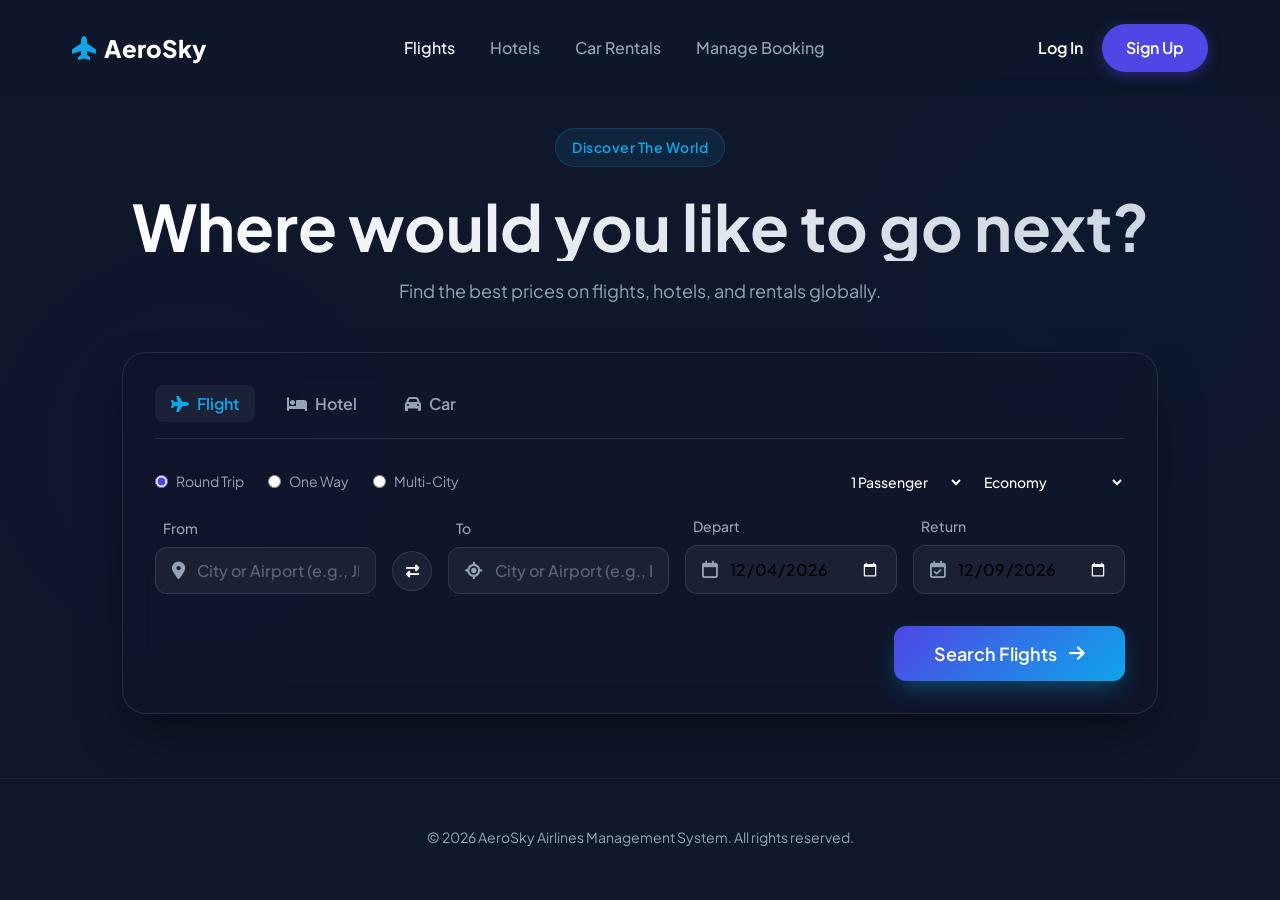
<file: index.html>
<!DOCTYPE html>
<html lang="en">

<head>
    <meta charset="UTF-8">
    <meta name="viewport" content="width=device-width, initial-scale=1.0">
    <title>AeroSky - Premium Flight Booking</title>
    <meta name="description"
        content="Book cheap flights with AeroSky. Find the best deals on airline tickets to destinations worldwide.">
    <link rel="preconnect" href="https://fonts.googleapis.com">
    <link rel="preconnect" href="https://fonts.gstatic.com" crossorigin>
    <link href="https://fonts.googleapis.com/css2?family=Plus+Jakarta+Sans:wght@300;400;500;600;700;800&display=swap"
        rel="stylesheet">
    <link rel="stylesheet" href="https://cdnjs.cloudflare.com/ajax/libs/font-awesome/6.4.0/css/all.min.css">
    <link rel="stylesheet" href="styles.css">
</head>

<body>
    <!-- Navigation -->
    <nav class="navbar">
        <div class="nav-container">
            <a href="#" class="logo">
                <i class="fa-solid fa-plane-up"></i> AeroSky
            </a>
            <div class="nav-links">
                <a href="#" class="active">Flights</a>
                <a href="#">Hotels</a>
                <a href="#">Car Rentals</a>
                <a href="/manage.html">Manage Booking</a>
            </div>
            <div class="nav-actions">
                <div id="unauth-actions">
                    <a href="/login.html" class="btn-text" id="loginBtn"
                        style="text-decoration: none; display: inline-block;">Log In</a>
                    <a href="/signup.html" class="btn-primary" id="signupBtn"
                        style="text-decoration: none; display: inline-block;">Sign Up</a>
                </div>
                <div id="auth-actions" class="hidden">
                    <div class="user-profile">
                        <div class="avatar"><i class="fa-solid fa-user"></i></div>
                        <span id="userNameDisplay">User</span>
                    </div>
                    <button class="btn-text" id="logoutBtn">Logout</button>
                </div>
            </div>
        </div>
    </nav>

    <!-- Hero Section -->
    <header class="hero">
        <!-- Optional: Beautiful background image or gradient via CSS -->
    </header>

    <!-- Main Content App -->
    <main class="app-container">

        <div class="hero-content">
            <div class="hero-badge">Discover The World</div>
            <h1 class="hero-title">Where would you like to go next?</h1>
            <p class="hero-subtitle">Find the best prices on flights, hotels, and rentals globally.</p>
        </div>

        <!-- Glassmorphic Search Form -->
        <section class="search-widget glass">

            <div class="search-tabs">
                <button class="tab active"><i class="fa-solid fa-plane"></i> Flight</button>
                <button class="tab"><i class="fa-solid fa-bed"></i> Hotel</button>
                <button class="tab"><i class="fa-solid fa-car"></i> Car</button>
            </div>

            <form id="flightSearchForm" class="search-form">

                <div class="search-controls">
                    <div class="radio-group">
                        <label><input type="radio" name="trip" value="round" checked> Round Trip</label>
                        <label><input type="radio" name="trip" value="one"> One Way</label>
                        <label><input type="radio" name="trip" value="multi"> Multi-City</label>
                    </div>

                    <div class="dropdowns">
                        <select class="custom-select">
                            <option>1 Passenger</option>
                            <option>2 Passengers</option>
                            <option>3+ Passengers</option>
                        </select>
                        <select class="custom-select">
                            <option>Economy</option>
                            <option>Premium Economy</option>
                            <option>Business Class</option>
                            <option>First Class</option>
                        </select>
                    </div>
                </div>

                <div class="search-inputs">
                    <div class="input-group">
                        <label for="from">From</label>
                        <div class="input-wrapper">
                            <i class="fa-solid fa-location-dot"></i>
                            <input type="text" id="from" placeholder="City or Airport (e.g., JFK)" required>
                        </div>
                    </div>

                    <button type="button" class="swap-btn" id="swapBtn" aria-label="Swap origins">
                        <i class="fa-solid fa-right-left"></i>
                    </button>

                    <div class="input-group">
                        <label for="to">To</label>
                        <div class="input-wrapper">
                            <i class="fa-solid fa-location-crosshairs"></i>
                            <input type="text" id="to" placeholder="City or Airport (e.g., LHR)" required>
                        </div>
                    </div>

                    <div class="input-group">
                        <label for="depart">Depart</label>
                        <div class="input-wrapper">
                            <i class="fa-regular fa-calendar"></i>
                            <input type="date" id="depart" required>
                        </div>
                    </div>

                    <div class="input-group" id="returnGroup">
                        <label for="return">Return</label>
                        <div class="input-wrapper">
                            <i class="fa-regular fa-calendar-check"></i>
                            <input type="date" id="return">
                        </div>
                    </div>
                </div>

                <div class="form-actions">
                    <button type="submit" class="btn-search">
                        Search Flights <i class="fa-solid fa-arrow-right"></i>
                    </button>
                </div>
            </form>
        </section>

        <!-- Loading State (Hidden by default) -->
        <div id="loadingIndicator" class="loading-state hidden">
            <div class="spinner"></div>
            <p>Searching for the best flights...</p>
        </div>

        <!-- Results Section (Hidden by default) -->
        <section id="resultsSection" class="results-section hidden">
            <div class="results-header">
                <h2>Top Flight Deals</h2>
                <div class="results-filters">
                    <span class="results-count">Showing 3 results</span>
                    <select class="custom-select small">
                        <option>Sort by: Recommended</option>
                        <option>Sort by: Cheapest</option>
                        <option>Sort by: Fastest</option>
                    </select>
                </div>
            </div>

            <div id="flightResultsList" class="flight-list">
                <!-- Flight cards will be injected here via JS -->
            </div>
        </section>

    </main>

    <footer>
        <p>&copy; 2026 AeroSky Airlines Management System. All rights reserved.</p>
    </footer>

    <!-- Templates for injection -->
    <template id="flightCardTemplate">
        <div class="flight-card slide-up">
            <div class="flight-card-main">
                <div class="airline-info">
                    <div class="airline-logo"></div>
                    <span class="airline-name"></span>
                </div>

                <div class="flight-route">
                    <div class="time-location">
                        <h3 class="time dep-time"></h3>
                        <p class="city dep-city"></p>
                    </div>

                    <div class="duration-line">
                        <span class="duration-text"></span>
                        <div class="line">
                            <i class="fa-solid fa-plane"></i>
                        </div>
                        <span class="stops">Non-stop</span>
                    </div>

                    <div class="time-location right">
                        <h3 class="time arr-time"></h3>
                        <p class="city arr-city"></p>
                    </div>
                </div>
            </div>

            <div class="flight-card-action">
                <div class="price-info">
                    <span class="price-label">Price per passenger</span>
                    <h2 class="price-val"></h2>
                </div>
                <button class="btn-book">Select</button>
            </div>
        </div>
    </template>

    <script src="script.js"></script>
</body>

</html>
</file>
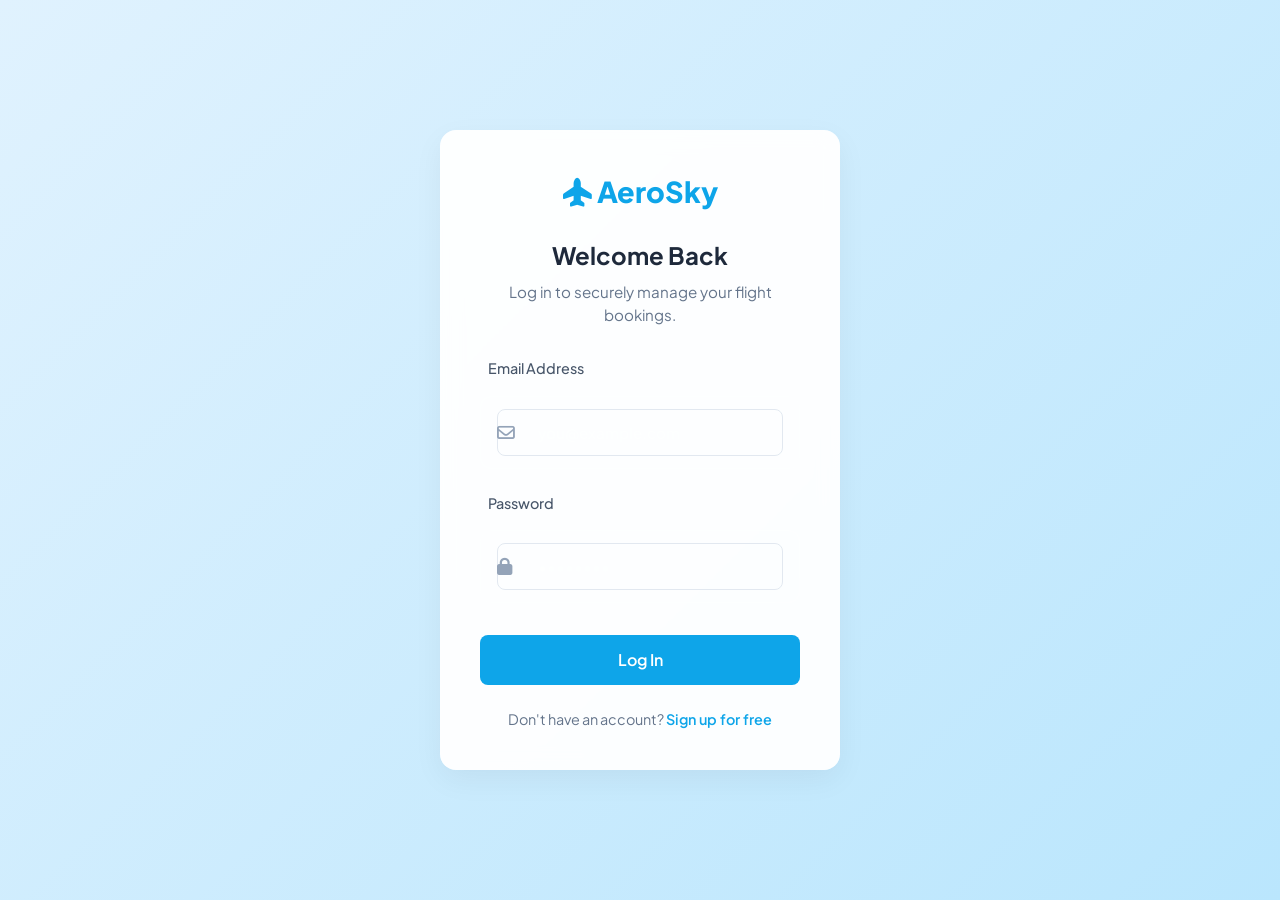
<file: login.html>
<!DOCTYPE html>
<html lang="en">

<head>
    <meta charset="UTF-8">
    <meta name="viewport" content="width=device-width, initial-scale=1.0">
    <title>Log In - AeroSky</title>
    <link rel="preconnect" href="https://fonts.googleapis.com">
    <link rel="preconnect" href="https://fonts.gstatic.com" crossorigin>
    <link href="https://fonts.googleapis.com/css2?family=Plus+Jakarta+Sans:wght@300;400;500;600;700;800&display=swap"
        rel="stylesheet">
    <link rel="stylesheet" href="https://cdnjs.cloudflare.com/ajax/libs/font-awesome/6.4.0/css/all.min.css">
    <link rel="stylesheet" href="styles.css">
    <style>
        body {
            display: flex;
            justify-content: center;
            align-items: center;
            min-height: 100vh;
            background: linear-gradient(135deg, #e0f2fe 0%, #bae6fd 100%);
            margin: 0;
            padding: 1rem;
        }

        .auth-container {
            width: 100%;
            max-width: 400px;
            padding: 2.5rem;
            border-radius: 16px;
            background: rgba(255, 255, 255, 0.95);
            backdrop-filter: blur(10px);
            box-shadow: 0 10px 30px rgba(0, 0, 0, 0.05);
            text-align: center;
        }

        .auth-logo {
            display: inline-block;
            margin-bottom: 1.5rem;
            text-decoration: none;
            font-size: 1.8rem;
            font-weight: 800;
            color: #0ea5e9;
        }

        .auth-header {
            margin-bottom: 2rem;
        }

        .auth-header h2 {
            margin-top: 0;
            margin-bottom: 0.5rem;
            color: #1e293b;
            font-size: 1.5rem;
        }

        .auth-header p {
            color: #64748b;
            font-size: 0.95rem;
            line-height: 1.5;
            margin: 0;
        }

        .input-group {
            margin-bottom: 1.5rem;
            text-align: left;
        }

        .input-group label {
            display: block;
            margin-bottom: 0.5rem;
            color: #475569;
            font-size: 0.9rem;
            font-weight: 500;
        }

        .input-wrapper {
            position: relative;
            display: flex;
            align-items: center;
        }

        .input-wrapper i {
            position: absolute;
            left: 1rem;
            color: #94a3b8;
        }

        .input-wrapper input {
            width: 100%;
            padding: 0.8rem 1rem 0.8rem 2.5rem;
            border: 1px solid #e2e8f0;
            border-radius: 8px;
            font-family: inherit;
            font-size: 0.95rem;
            transition: all 0.3s ease;
            box-sizing: border-box;
        }

        .input-wrapper input:focus {
            outline: none;
            border-color: #0ea5e9;
            box-shadow: 0 0 0 3px rgba(14, 165, 233, 0.1);
        }

        .btn-auth {
            width: 100%;
            padding: 0.9rem;
            background: #0ea5e9;
            color: white;
            border: none;
            border-radius: 8px;
            font-weight: 600;
            font-size: 1rem;
            cursor: pointer;
            transition: background 0.3s ease;
            margin-top: 0.5rem;
        }

        .btn-auth:hover {
            background: #0284c7;
        }

        .auth-error {
            margin-top: 1rem;
            padding: 0.75rem;
            background: #fef2f2;
            color: #ef4444;
            border-radius: 8px;
            font-size: 0.9rem;
            display: flex;
            align-items: center;
            justify-content: center;
            gap: 0.5rem;
        }

        .auth-error.hidden {
            display: none;
        }

        .auth-footer {
            margin-top: 1.5rem;
            font-size: 0.9rem;
            color: #64748b;
        }

        .auth-footer a {
            color: #0ea5e9;
            text-decoration: none;
            font-weight: 600;
        }

        .auth-footer a:hover {
            text-decoration: underline;
        }
    </style>
</head>

<body>
    <div class="auth-container">
        <a href="/" class="auth-logo">
            <i class="fa-solid fa-plane-up"></i> AeroSky
        </a>

        <div class="auth-header">
            <h2>Welcome Back</h2>
            <p>Log in to securely manage your flight bookings.</p>
        </div>

        <form id="loginFormStandalone">
            <div class="input-group">
                <label for="email">Email Address</label>
                <div class="input-wrapper">
                    <i class="fa-regular fa-envelope"></i>
                    <input type="email" id="email" placeholder="you@example.com" required>
                </div>
            </div>

            <div class="input-group">
                <label for="password">Password</label>
                <div class="input-wrapper">
                    <i class="fa-solid fa-lock"></i>
                    <input type="password" id="password" placeholder="••••••••" required>
                </div>
            </div>

            <button type="submit" class="btn-auth" id="submitLoginBtn">
                Log In
            </button>

            <div id="loginError" class="auth-error hidden">
                <i class="fa-solid fa-circle-exclamation"></i> <span id="loginErrorMsg"></span>
            </div>
        </form>

        <div class="auth-footer">
            <p>Don't have an account? <a href="/signup.html">Sign up for free</a></p>
        </div>
    </div>

    <script>
        document.getElementById('loginFormStandalone').addEventListener('submit', async (e) => {
            e.preventDefault();
            const submitBtn = document.getElementById('submitLoginBtn');
            const errorDiv = document.getElementById('loginError');
            const errorMsg = document.getElementById('loginErrorMsg');

            submitBtn.innerHTML = '<i class="fa-solid fa-spinner fa-spin"></i> Authenticating...';
            submitBtn.style.opacity = '0.8';
            errorDiv.classList.add('hidden');

            const email = document.getElementById('email').value;
            const password = document.getElementById('password').value;

            try {
                const response = await fetch('/api/auth/login', {
                    method: 'POST',
                    headers: { 'Content-Type': 'application/json' },
                    body: JSON.stringify({ email, password })
                });

                if (response.ok) {
                    const user = await response.json();

                    // Save user instance to localStorage to persist login
                    localStorage.setItem('currentUser', JSON.stringify(user));

                    // Redirect successfully to flight booking page (index.html)
                    window.location.href = '/';
                } else {
                    const errData = await response.json();
                    errorMsg.textContent = errData.error || 'Invalid credentials';
                    errorDiv.classList.remove('hidden');

                    submitBtn.innerHTML = 'Log In';
                    submitBtn.style.opacity = '1';
                }
            } catch (err) {
                console.error(err);
                errorMsg.textContent = 'Server connection error';
                errorDiv.classList.remove('hidden');

                submitBtn.innerHTML = 'Log In';
                submitBtn.style.opacity = '1';
            }
        });
    </script>
</body>

</html>
</file>
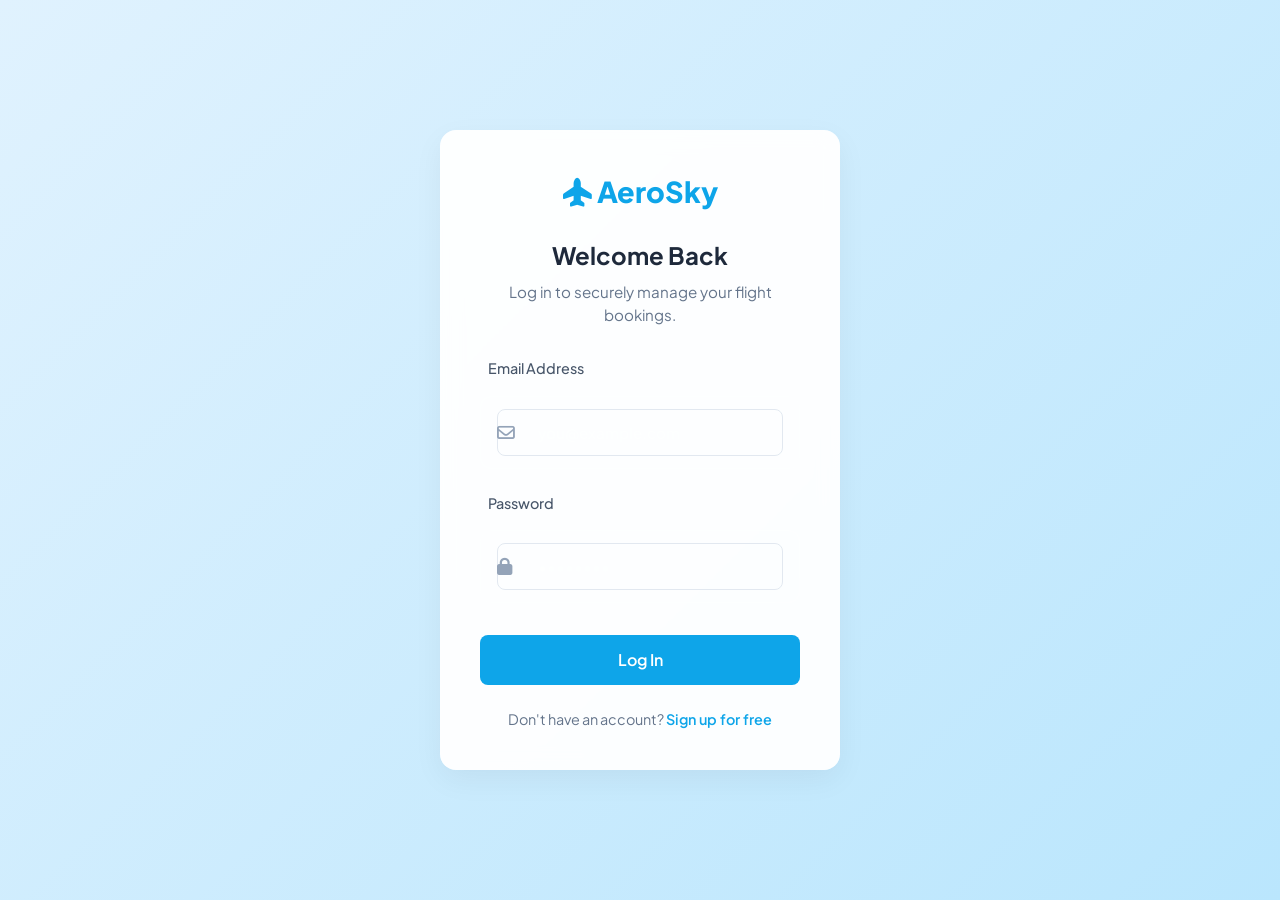
<file: manage.html>
<!DOCTYPE html>
<html lang="en">

<head>
    <meta charset="UTF-8">
    <meta name="viewport" content="width=device-width, initial-scale=1.0">
    <title>Manage Bookings - AeroSky</title>
    <link rel="preconnect" href="https://fonts.googleapis.com">
    <link rel="preconnect" href="https://fonts.gstatic.com" crossorigin>
    <link href="https://fonts.googleapis.com/css2?family=Plus+Jakarta+Sans:wght@300;400;500;600;700;800&display=swap"
        rel="stylesheet">
    <link rel="stylesheet" href="https://cdnjs.cloudflare.com/ajax/libs/font-awesome/6.4.0/css/all.min.css">
    <link rel="stylesheet" href="styles.css">
    <style>
        .manage-container {
            max-width: 1000px;
            margin: 0 auto;
            padding: 2rem 1rem;
            min-height: calc(100vh - 160px);
        }

        .manage-header {
            margin-bottom: 2rem;
            padding-bottom: 1rem;
            border-bottom: 1px solid #e2e8f0;
        }

        .manage-header h1 {
            color: #1e293b;
            font-size: 2rem;
            margin-bottom: 0.5rem;
        }

        .manage-header p {
            color: #64748b;
        }

        .booking-list {
            display: grid;
            gap: 1.5rem;
        }

        .no-bookings {
            text-align: center;
            padding: 4rem 2rem;
            background: white;
            border-radius: 12px;
            border: 1px dashed #cbd5e1;
        }

        .no-bookings i {
            font-size: 3rem;
            color: #94a3b8;
            margin-bottom: 1rem;
        }

        .no-bookings h3 {
            color: #334155;
            margin-bottom: 0.5rem;
        }

        .no-bookings p {
            color: #64748b;
            margin-bottom: 1.5rem;
        }

        .btn-browse {
            display: inline-block;
            background: #10b981;
            color: white;
            padding: 0.75rem 1.5rem;
            border-radius: 8px;
            text-decoration: none;
            font-weight: 500;
            transition: background 0.3s ease;
        }

        .btn-browse:hover {
            background: #059669;
        }

        .booking-card {
            background: white;
            border-radius: 12px;
            padding: 1.5rem;
            box-shadow: 0 4px 6px -1px rgba(0, 0, 0, 0.05);
            display: flex;
            align-items: center;
            justify-content: space-between;
            border-left: 4px solid #10b981;
        }

        .booking-info {
            display: flex;
            gap: 2rem;
            flex: 1;
        }

        .booking-id-badge {
            background: #f1f5f9;
            padding: 0.25rem 0.5rem;
            border-radius: 4px;
            font-size: 0.8rem;
            color: #64748b;
            font-weight: 600;
            margin-bottom: 0.5rem;
            display: inline-block;
        }

        .flight-route-manage {
            display: flex;
            align-items: center;
            gap: 1.5rem;
        }

        .time-location {
            text-align: center;
        }

        .time-location h3 {
            font-size: 1.2rem;
            color: #1e293b;
            margin-bottom: 0.25rem;
        }

        .time-location p {
            color: #64748b;
            font-size: 0.9rem;
            font-weight: 500;
        }

        .route-line {
            display: flex;
            align-items: center;
            gap: 0.5rem;
            color: #94a3b8;
            padding: 0 1rem;
            border-bottom: 2px dashed #cbd5e1;
            position: relative;
            min-width: 100px;
        }

        .route-line i {
            position: absolute;
            left: 50%;
            top: 50%;
            transform: translate(-50%, -50%);
            color: #10b981;
            background: white;
            padding: 0 0.5rem;
        }

        .booking-status {
            text-align: right;
        }

        .status-badge {
            background: #dcfce7;
            color: #166534;
            padding: 0.25rem 0.75rem;
            border-radius: 9999px;
            font-size: 0.85rem;
            font-weight: 600;
            display: inline-block;
            margin-bottom: 0.5rem;
        }

        .airline-text {
            color: #475569;
            font-size: 0.9rem;
            font-weight: 500;
        }

        /* Mobile Responsiveness */
        @media (max-width: 768px) {
            .booking-card {
                flex-direction: column;
                align-items: flex-start;
                gap: 1.5rem;
            }

            .booking-status {
                text-align: left;
                width: 100%;
                border-top: 1px solid #e2e8f0;
                padding-top: 1rem;
            }
        }
    </style>
</head>

<body>
    <!-- Navigation -->
    <nav class="navbar">
        <div class="nav-container">
            <a href="/" class="logo">
                <i class="fa-solid fa-plane-up"></i> AeroSky
            </a>
            <div class="nav-links">
                <a href="/">Flights</a>
                <a href="#">Hotels</a>
                <a href="#">Car Rentals</a>
                <a href="/manage.html" class="active">Manage Booking</a>
            </div>
            <div class="nav-actions">
                <div id="auth-actions" class="hidden">
                    <div class="user-profile">
                        <div class="avatar"><i class="fa-solid fa-user"></i></div>
                        <span id="userNameDisplay">User</span>
                    </div>
                    <button class="btn-text" id="logoutBtn">Logout</button>
                </div>
            </div>
        </div>
    </nav>

    <!-- Main Content App -->
    <main class="manage-container">
        <div class="manage-header">
            <h1>My Bookings</h1>
            <p>View and manage all your upcoming and past flights.</p>
        </div>

        <div id="loadingIndicator" style="text-align: center; padding: 3rem;">
            <i class="fa-solid fa-spinner fa-spin fa-2x" style="color: #10b981;"></i>
            <p style="margin-top: 1rem; color: #64748b;">Loading your flights...</p>
        </div>

        <div id="bookingList" class="booking-list hidden">
            <!-- Bookings injected here -->
        </div>

        <div id="noBookings" class="no-bookings hidden">
            <i class="fa-solid fa-ticket"></i>
            <h3>No Bookings Found</h3>
            <p>You haven't booked any flights with AeroSky yet.</p>
            <a href="/" class="btn-browse">Search Flights</a>
        </div>
    </main>

    <footer>
        <p>&copy; 2026 AeroSky Airlines Management System. All rights reserved.</p>
    </footer>

    <!-- Template -->
    <template id="bookingTemplate">
        <div class="booking-card">
            <div class="booking-info">
                <div>
                    <span class="booking-id-badge"></span>
                    <div class="airline-text"></div>
                </div>
                <div class="flight-route-manage">
                    <div class="time-location">
                        <h3 class="dep-time"></h3>
                        <p class="dep-city"></p>
                    </div>
                    <div class="route-line">
                        <i class="fa-solid fa-plane"></i>
                    </div>
                    <div class="time-location">
                        <h3 class="arr-time"></h3>
                        <p class="arr-city"></p>
                    </div>
                </div>
            </div>
            <div class="booking-status">
                <span class="status-badge"><i class="fa-solid fa-check"></i> Confirmed</span>
                <h3 class="price-val" style="color: #1e293b; margin-top: 0.5rem;"></h3>
            </div>
        </div>
    </template>

    <script>
        document.addEventListener('DOMContentLoaded', async () => {
            const authActions = document.getElementById('auth-actions');
            const userNameDisplay = document.getElementById('userNameDisplay');
            const logoutBtn = document.getElementById('logoutBtn');
            const bookingList = document.getElementById('bookingList');
            const noBookings = document.getElementById('noBookings');
            const loadingIndicator = document.getElementById('loadingIndicator');
            const template = document.getElementById('bookingTemplate');

            // Authentication Check
            const storedUserStr = localStorage.getItem('currentUser');
            let user = null;
            if (storedUserStr) {
                try {
                    user = JSON.parse(storedUserStr);
                    userNameDisplay.textContent = user.name;
                    authActions.classList.remove('hidden');
                } catch (e) {
                    localStorage.removeItem('currentUser');
                }
            }

            if (!user) {
                // If not logged in, redirect to login page immediately
                window.location.href = '/login.html';
                return;
            }

            // Logout Logic
            logoutBtn.addEventListener('click', () => {
                localStorage.removeItem('currentUser');
                window.location.href = '/login.html';
            });

            // Fetch Bookings
            try {
                const response = await fetch(`/api/bookings?user_id=${user.id}`);
                const data = await response.json();

                loadingIndicator.classList.add('hidden');

                if (response.ok && Array.isArray(data) && data.length > 0) {
                    bookingList.classList.remove('hidden');
                    data.forEach(booking => {
                        const clone = template.content.cloneNode(true);

                        clone.querySelector('.booking-id-badge').textContent = `Booking #${booking.booking_id.toString().padStart(5, '0')}`;
                        clone.querySelector('.airline-text').textContent = `${booking.airline_name} (${booking.airline})`;

                        clone.querySelector('.dep-time').textContent = booking.departure_time;
                        clone.querySelector('.dep-city').textContent = booking.origin;

                        clone.querySelector('.arr-time').textContent = booking.arrival_time;
                        clone.querySelector('.arr-city').textContent = booking.destination;

                        clone.querySelector('.price-val').textContent = `$${booking.price}`;

                        bookingList.appendChild(clone);
                    });
                } else {
                    // No bookings or error format
                    noBookings.classList.remove('hidden');
                }
            } catch (err) {
                console.error("Failed to fetch bookings:", err);
                loadingIndicator.classList.add('hidden');
                noBookings.classList.remove('hidden');
                noBookings.querySelector('h3').textContent = 'Error Loading Bookings';
                noBookings.querySelector('p').textContent = 'Please try again later or contact support.';
            }
        });
    </script>
</body>

</html>
</file>
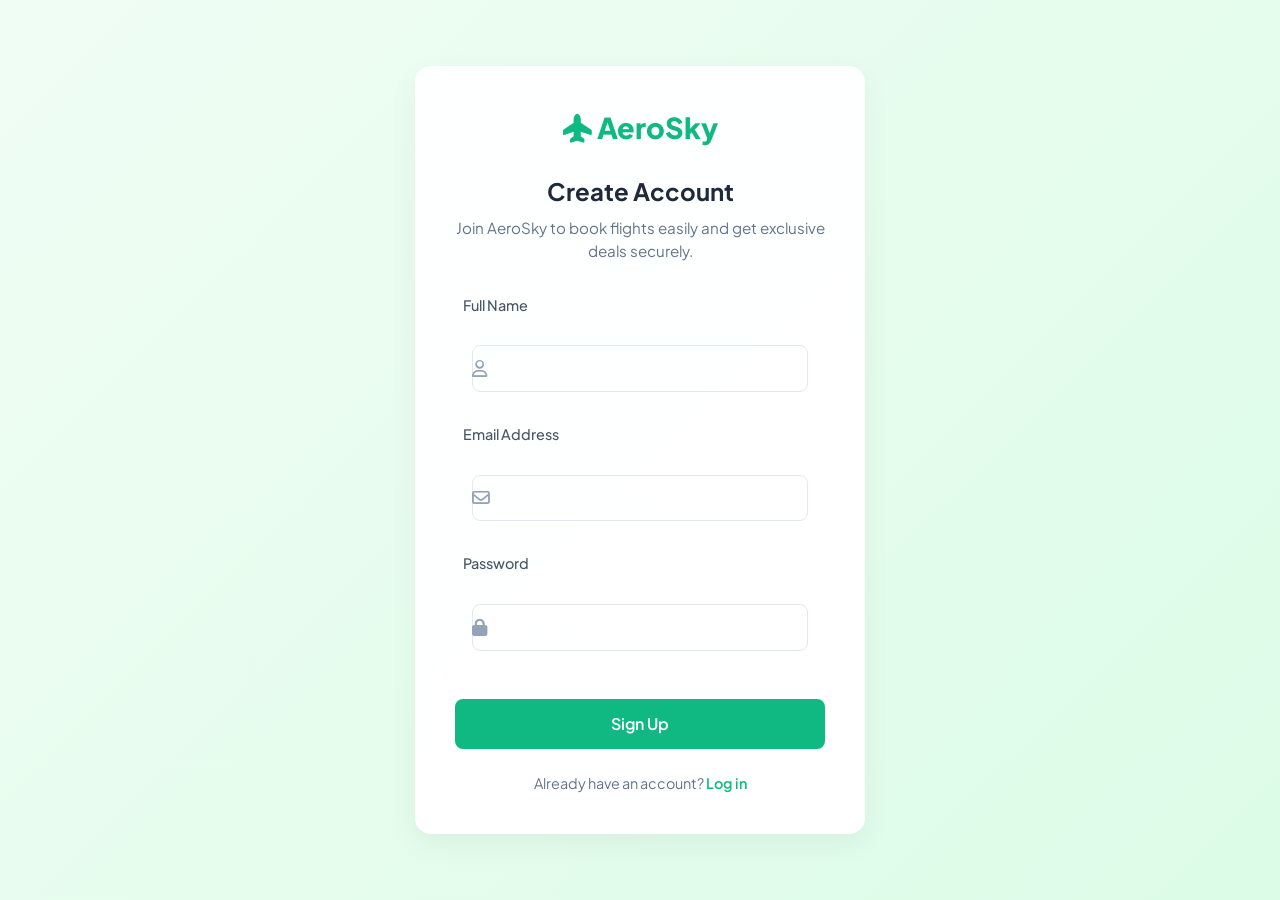
<file: signup.html>
<!DOCTYPE html>
<html lang="en">

<head>
    <meta charset="UTF-8">
    <meta name="viewport" content="width=device-width, initial-scale=1.0">
    <title>Sign Up - AeroSky</title>
    <link rel="preconnect" href="https://fonts.googleapis.com">
    <link rel="preconnect" href="https://fonts.gstatic.com" crossorigin>
    <link href="https://fonts.googleapis.com/css2?family=Plus+Jakarta+Sans:wght@300;400;500;600;700;800&display=swap"
        rel="stylesheet">
    <link rel="stylesheet" href="https://cdnjs.cloudflare.com/ajax/libs/font-awesome/6.4.0/css/all.min.css">
    <link rel="stylesheet" href="styles.css">
    <style>
        body {
            display: flex;
            justify-content: center;
            align-items: center;
            min-height: 100vh;
            background: linear-gradient(135deg, #f0fdf4 0%, #dcfce7 100%);
            margin: 0;
            padding: 1rem;
        }

        .auth-container {
            width: 100%;
            max-width: 450px;
            padding: 2.5rem;
            border-radius: 16px;
            background: rgba(255, 255, 255, 0.95);
            backdrop-filter: blur(10px);
            box-shadow: 0 10px 30px rgba(0, 0, 0, 0.05);
            text-align: center;
        }

        .auth-logo {
            display: inline-block;
            margin-bottom: 1.5rem;
            text-decoration: none;
            font-size: 1.8rem;
            font-weight: 800;
            color: #10b981;
        }

        .auth-header {
            margin-bottom: 2rem;
        }

        .auth-header h2 {
            margin-top: 0;
            margin-bottom: 0.5rem;
            color: #1e293b;
            font-size: 1.5rem;
        }

        .auth-header p {
            color: #64748b;
            font-size: 0.95rem;
            line-height: 1.5;
            margin: 0;
        }

        .input-group {
            margin-bottom: 1.2rem;
            text-align: left;
        }

        .input-group label {
            display: block;
            margin-bottom: 0.5rem;
            color: #475569;
            font-size: 0.9rem;
            font-weight: 500;
        }

        .input-wrapper {
            position: relative;
            display: flex;
            align-items: center;
        }

        .input-wrapper i {
            position: absolute;
            left: 1rem;
            color: #94a3b8;
        }

        .input-wrapper input {
            width: 100%;
            padding: 0.8rem 1rem 0.8rem 2.5rem;
            border: 1px solid #e2e8f0;
            border-radius: 8px;
            font-family: inherit;
            font-size: 0.95rem;
            transition: all 0.3s ease;
            box-sizing: border-box;
        }

        .input-wrapper input:focus {
            outline: none;
            border-color: #10b981;
            box-shadow: 0 0 0 3px rgba(16, 185, 129, 0.1);
        }

        .btn-auth {
            width: 100%;
            padding: 0.9rem;
            background: #10b981;
            color: white;
            border: none;
            border-radius: 8px;
            font-weight: 600;
            font-size: 1rem;
            cursor: pointer;
            transition: background 0.3s ease;
            margin-top: 1rem;
        }

        .btn-auth:hover {
            background: #059669;
        }

        .auth-error {
            margin-top: 1rem;
            padding: 0.75rem;
            background: #fef2f2;
            color: #ef4444;
            border-radius: 8px;
            font-size: 0.9rem;
            display: flex;
            align-items: center;
            justify-content: center;
            gap: 0.5rem;
        }

        .auth-error.hidden {
            display: none;
        }

        .auth-footer {
            margin-top: 1.5rem;
            font-size: 0.9rem;
            color: #64748b;
        }

        .auth-footer a {
            color: #10b981;
            text-decoration: none;
            font-weight: 600;
        }

        .auth-footer a:hover {
            text-decoration: underline;
        }
    </style>
</head>

<body>
    <div class="auth-container">
        <a href="/" class="auth-logo">
            <i class="fa-solid fa-plane-up"></i> AeroSky
        </a>

        <div class="auth-header">
            <h2>Create Account</h2>
            <p>Join AeroSky to book flights easily and get exclusive deals securely.</p>
        </div>

        <form id="signupFormStandalone">
            <div class="input-group">
                <label for="name">Full Name</label>
                <div class="input-wrapper">
                    <i class="fa-regular fa-user"></i>
                    <input type="text" id="name" placeholder="John Doe" required>
                </div>
            </div>

            <div class="input-group">
                <label for="email">Email Address</label>
                <div class="input-wrapper">
                    <i class="fa-regular fa-envelope"></i>
                    <input type="email" id="email" placeholder="you@example.com" required>
                </div>
            </div>

            <div class="input-group">
                <label for="password">Password</label>
                <div class="input-wrapper">
                    <i class="fa-solid fa-lock"></i>
                    <input type="password" id="password" placeholder="••••••••" required>
                </div>
            </div>

            <button type="submit" class="btn-auth" id="submitBtn">
                Sign Up
            </button>

            <div id="signupError" class="auth-error hidden">
                <i class="fa-solid fa-circle-exclamation"></i> <span id="signupErrorMsg"></span>
            </div>
        </form>

        <div class="auth-footer">
            <p>Already have an account? <a href="/">Log in</a></p>
        </div>
    </div>

    <script>
        document.getElementById('signupFormStandalone').addEventListener('submit', async (e) => {
            e.preventDefault();
            const submitBtn = document.getElementById('submitBtn');
            const errorDiv = document.getElementById('signupError');
            const errorMsg = document.getElementById('signupErrorMsg');

            submitBtn.innerHTML = '<i class="fa-solid fa-spinner fa-spin"></i> Processing...';
            submitBtn.style.opacity = '0.8';
            errorDiv.classList.add('hidden');

            const name = document.getElementById('name').value;
            const email = document.getElementById('email').value;
            const password = document.getElementById('password').value;

            try {
                const response = await fetch('/api/auth/signup', {
                    method: 'POST',
                    headers: { 'Content-Type': 'application/json' },
                    body: JSON.stringify({ name, email, password })
                });

                if (response.ok) {
                    const data = await response.json();
                    localStorage.setItem('currentUser', JSON.stringify(data));
                    alert('Signup successful! Redirecting to home page.');
                    window.location.href = '/';
                } else {
                    const errData = await response.json();
                    errorMsg.textContent = errData.error || 'Failed to sign up';
                    errorDiv.classList.remove('hidden');
                    submitBtn.innerHTML = 'Sign Up';
                    submitBtn.style.opacity = '1';
                }
            } catch (err) {
                console.error(err);
                errorMsg.textContent = 'Server connection error';
                errorDiv.classList.remove('hidden');
                submitBtn.innerHTML = 'Sign Up';
                submitBtn.style.opacity = '1';
            }
        });
    </script>
</body>

</html>
</file>
<file: styles.css>
:root {
    /* Premium Color Palette */
    --primary-color: #4F46E5;
    --primary-hover: #4338CA;
    --secondary-color: #0ea5e9;
    --accent-color: #F43F5E;

    --bg-dark: #0f172a;
    --text-main: #f8fafc;
    --text-muted: #94a3b8;

    --glass-bg: rgba(15, 23, 42, 0.6);
    --glass-border: rgba(255, 255, 255, 0.1);
    --glass-shadow: 0 25px 50px -12px rgba(0, 0, 0, 0.5);

    --card-bg: rgba(30, 41, 59, 0.7);
    --card-hover: rgba(30, 41, 59, 0.9);

    --transition-smooth: all 0.3s cubic-bezier(0.4, 0, 0.2, 1);
}

* {
    margin: 0;
    padding: 0;
    box-sizing: border-box;
}

body {
    font-family: 'Plus Jakarta Sans', sans-serif;
    background-color: var(--bg-dark);
    color: var(--text-main);
    line-height: 1.5;
    min-height: 100vh;
    overflow-x: hidden;

    /* Beautiful dynamic background */
    background-image:
        radial-gradient(circle at 15% 50%, rgba(79, 70, 229, 0.15), transparent 25%),
        radial-gradient(circle at 85% 30%, rgba(14, 165, 233, 0.15), transparent 25%),
        url('https://images.unsplash.com/photo-1436491865332-7a61a109cc05?q=80&w=2674&auto=format&fit=crop');
    background-size: cover;
    background-position: center;
    background-attachment: fixed;
    background-blend-mode: overlay;
}

/* Typography */
h1,
h2,
h3,
h4 {
    font-weight: 700;
    leading-trim: both;
}

button {
    font-family: inherit;
    cursor: pointer;
    border: none;
    outline: none;
}

input,
select {
    font-family: inherit;
}

/* Navigation */
.navbar {
    position: fixed;
    top: 0;
    left: 0;
    width: 100%;
    z-index: 1000;
    padding: 1.5rem 0;
    background: linear-gradient(to bottom, rgba(15, 23, 42, 0.9) 0%, transparent 100%);
    backdrop-filter: blur(10px);
    -webkit-backdrop-filter: blur(10px);
}

.nav-container {
    max-width: 1200px;
    margin: 0 auto;
    padding: 0 2rem;
    display: flex;
    justify-content: space-between;
    align-items: center;
}

.logo {
    color: white;
    font-size: 1.5rem;
    font-weight: 800;
    text-decoration: none;
    display: flex;
    align-items: center;
    gap: 0.5rem;
}

.logo i {
    color: var(--secondary-color);
}

.nav-links a {
    color: var(--text-muted);
    text-decoration: none;
    margin: 0 1rem;
    font-weight: 500;
    transition: var(--transition-smooth);
}

.nav-links a:hover,
.nav-links a.active {
    color: white;
}

.nav-actions {
    display: flex;
    gap: 1rem;
    align-items: center;
}

.btn-text {
    background: transparent;
    color: white;
    font-weight: 600;
    padding: 0.5rem 1rem;
}

.btn-primary {
    background: var(--primary-color);
    color: white;
    font-weight: 600;
    padding: 0.75rem 1.5rem;
    border-radius: 999px;
    transition: var(--transition-smooth);
    box-shadow: 0 4px 14px 0 rgba(79, 70, 229, 0.39);
}

.btn-primary:hover {
    background: var(--primary-hover);
    transform: translateY(-2px);
    box-shadow: 0 6px 20px rgba(79, 70, 229, 0.5);
}

/* App Container Layout */
.app-container {
    max-width: 1100px;
    margin: 0 auto;
    padding: 8rem 2rem 4rem;
}

/* Hero Text */
.hero-content {
    text-align: center;
    margin-bottom: 3rem;
    animation: fadeInDown 0.8s ease-out forwards;
}

.hero-badge {
    display: inline-block;
    padding: 0.5rem 1rem;
    background: rgba(14, 165, 233, 0.1);
    color: var(--secondary-color);
    border: 1px solid rgba(14, 165, 233, 0.2);
    border-radius: 999px;
    font-size: 0.875rem;
    font-weight: 600;
    letter-spacing: 0.5px;
    margin-bottom: 1.5rem;
}

.hero-title {
    font-size: clamp(2.5rem, 5vw, 4rem);
    line-height: 1.1;
    margin-bottom: 1rem;
    background: linear-gradient(135deg, #fff 0%, #cbd5e1 100%);
    -webkit-background-clip: text;
    -webkit-text-fill-color: transparent;
}

.hero-subtitle {
    font-size: 1.125rem;
    color: var(--text-muted);
}

/* Glassmorphism Widget */
.glass {
    background: var(--glass-bg);
    backdrop-filter: blur(16px);
    -webkit-backdrop-filter: blur(16px);
    border: 1px solid var(--glass-border);
    border-radius: 24px;
    box-shadow: var(--glass-shadow);
}

.search-widget {
    padding: 2rem;
    position: relative;
    z-index: 10;
    animation: fadeInUp 0.8s ease-out 0.2s forwards;
    opacity: 0;
}

/* Search Tabs */
.search-tabs {
    display: flex;
    gap: 1rem;
    margin-bottom: 2rem;
    border-bottom: 1px solid rgba(255, 255, 255, 0.1);
    padding-bottom: 1rem;
}

.tab {
    background: transparent;
    color: var(--text-muted);
    font-size: 1rem;
    font-weight: 600;
    padding: 0.5rem 1rem;
    display: flex;
    align-items: center;
    gap: 0.5rem;
    transition: var(--transition-smooth);
    border-radius: 8px;
}

.tab:hover,
.tab.active {
    color: white;
    background: rgba(255, 255, 255, 0.05);
}

.tab.active {
    color: var(--secondary-color);
}

/* Form Elements */
.search-controls {
    display: flex;
    justify-content: space-between;
    align-items: center;
    margin-bottom: 1.5rem;
    flex-wrap: wrap;
    gap: 1rem;
}

.radio-group {
    display: flex;
    gap: 1.5rem;
}

.radio-group label {
    display: flex;
    align-items: center;
    gap: 0.5rem;
    cursor: pointer;
    font-size: 0.875rem;
    color: var(--text-muted);
    transition: var(--transition-smooth);
}

.radio-group label:hover {
    color: white;
}

.radio-group input[type="radio"] {
    accent-color: var(--primary-color);
}

.dropdowns {
    display: flex;
    gap: 1rem;
}

.custom-select {
    background: transparent;
    color: white;
    border: none;
    font-size: 0.875rem;
    font-weight: 500;
    cursor: pointer;
    outline: none;
}

.custom-select option {
    background: var(--bg-dark);
}

/* Search Inputs Grid */
.search-inputs {
    display: grid;
    grid-template-columns: 2fr auto 2fr 1.5fr 1.5fr;
    gap: 1rem;
    align-items: flex-end;
    margin-bottom: 2rem;
}

.input-group {
    display: flex;
    flex-direction: column;
    gap: 0.5rem;
}

.input-group label {
    font-size: 0.875rem;
    color: var(--text-muted);
    font-weight: 500;
    padding-left: 0.5rem;
}

.input-wrapper {
    position: relative;
    background: rgba(255, 255, 255, 0.05);
    border: 1px solid rgba(255, 255, 255, 0.1);
    border-radius: 12px;
    padding: 0.75rem 1rem;
    display: flex;
    align-items: center;
    gap: 0.75rem;
    transition: var(--transition-smooth);
}

.input-wrapper:focus-within {
    border-color: var(--primary-color);
    background: rgba(79, 70, 229, 0.1);
    box-shadow: 0 0 0 3px rgba(79, 70, 229, 0.2);
}

.input-wrapper i {
    color: var(--text-muted);
    font-size: 1.1rem;
}

.input-wrapper input {
    width: 100%;
    background: transparent;
    border: none;
    color: black;
    font-size: 1rem;
    font-weight: 500;
    outline: none;
}

.input-wrapper input::placeholder {
    color: rgba(255, 255, 255, 0.3);
}

input[type="date"]::-webkit-calendar-picker-indicator {
    filter: invert(1);
    cursor: pointer;
}

.swap-btn {
    width: 40px;
    height: 40px;
    border-radius: 50%;
    background: var(--card-bg);
    border: 1px solid var(--glass-border);
    color: white;
    display: flex;
    align-items: center;
    justify-content: center;
    margin-bottom: 0.2rem;
    transition: var(--transition-smooth);
}

.swap-btn:hover {
    background: var(--primary-color);
    transform: rotate(180deg);
}

/* Submit Button */
.form-actions {
    display: flex;
    justify-content: flex-end;
}

.btn-search {
    background: linear-gradient(135deg, var(--primary-color) 0%, var(--secondary-color) 100%);
    color: white;
    font-size: 1.125rem;
    font-weight: 600;
    padding: 1rem 2.5rem;
    border-radius: 12px;
    display: flex;
    align-items: center;
    gap: 0.75rem;
    transition: var(--transition-smooth);
    box-shadow: 0 10px 25px -5px rgba(14, 165, 233, 0.4);
}

.btn-search:hover {
    transform: translateY(-3px) scale(1.02);
    box-shadow: 0 15px 30px -5px rgba(14, 165, 233, 0.6);
}

.btn-search i {
    transition: transform 0.3s ease;
}

.btn-search:hover i {
    transform: translateX(5px);
}

/* Loading State */
.loading-state {
    text-align: center;
    padding: 4rem 0;
    color: var(--text-muted);
}

.hidden {
    display: none !important;
}

.spinner {
    width: 40px;
    height: 40px;
    border: 3px solid rgba(255, 255, 255, 0.1);
    border-radius: 50%;
    border-top-color: var(--secondary-color);
    animation: spin 1s ease-in-out infinite;
    margin: 0 auto 1.5rem;
}

/* Results Section */
.results-section {
    margin-top: 4rem;
}

.results-header {
    display: flex;
    justify-content: space-between;
    align-items: center;
    margin-bottom: 2rem;
}

.results-filters {
    display: flex;
    align-items: center;
    gap: 1.5rem;
    color: var(--text-muted);
}

.flight-list {
    display: flex;
    flex-direction: column;
    gap: 1rem;
}

/* Flight Cards */
.flight-card {
    background: var(--card-bg);
    border: 1px solid var(--glass-border);
    border-radius: 16px;
    padding: 1.5rem 2rem;
    display: flex;
    justify-content: space-between;
    align-items: center;
    transition: var(--transition-smooth);
    backdrop-filter: blur(10px);
}

.flight-card:hover {
    background: var(--card-hover);
    transform: translateY(-4px);
    box-shadow: 0 15px 30px -10px rgba(0, 0, 0, 0.5);
    border-color: rgba(255, 255, 255, 0.2);
}

.flight-card-main {
    flex: 1;
    display: flex;
    align-items: center;
    gap: 3rem;
}

.airline-info {
    display: flex;
    flex-direction: column;
    align-items: center;
    gap: 0.5rem;
    width: 100px;
}

.airline-logo {
    width: 48px;
    height: 48px;
    background: white;
    border-radius: 8px;
    display: flex;
    align-items: center;
    justify-content: center;
    color: var(--bg-dark);
    font-weight: 800;
    font-size: 1.2rem;
}

.airline-name {
    font-size: 0.875rem;
    color: var(--text-muted);
    font-weight: 500;
}

.flight-route {
    flex: 1;
    display: flex;
    align-items: center;
    justify-content: space-between;
}

.time-location {
    display: flex;
    flex-direction: column;
}

.time-location.right {
    text-align: right;
}

.time {
    font-size: 1.75rem;
    margin-bottom: 0.25rem;
    color: white;
}

.city {
    font-size: 0.875rem;
    color: var(--text-muted);
}

.duration-line {
    flex: 1;
    margin: 0 2rem;
    display: flex;
    flex-direction: column;
    align-items: center;
    gap: 0.5rem;
    position: relative;
}

.duration-text {
    font-size: 0.875rem;
    color: var(--text-muted);
    font-weight: 500;
}

.duration-line .line {
    width: 100%;
    height: 2px;
    background: rgba(255, 255, 255, 0.1);
    position: relative;
    display: flex;
    align-items: center;
    justify-content: center;
}

.duration-line .line i {
    color: var(--secondary-color);
    background: var(--card-bg);
    padding: 0 0.5rem;
}

.duration-line .line::before,
.duration-line .line::after {
    content: '';
    position: absolute;
    width: 6px;
    height: 6px;
    border-radius: 50%;
    background: rgba(255, 255, 255, 0.3);
}

.duration-line .line::before {
    left: 0;
}

.duration-line .line::after {
    right: 0;
}

.stops {
    font-size: 0.75rem;
    color: #10b981;
    font-weight: 600;
}

.flight-card-action {
    display: flex;
    flex-direction: column;
    align-items: flex-end;
    gap: 1rem;
    padding-left: 2rem;
    border-left: 1px solid rgba(255, 255, 255, 0.1);
}

.price-info {
    text-align: right;
}

.price-label {
    font-size: 0.75rem;
    color: var(--text-muted);
}

.price-val {
    font-size: 2rem;
    color: white;
}

.btn-book {
    background: var(--primary-color);
    color: white;
    padding: 0.75rem 2rem;
    border-radius: 8px;
    font-weight: 600;
    transition: var(--transition-smooth);
}

.btn-book:hover {
    background: var(--primary-hover);
}

footer {
    text-align: center;
    padding: 3rem 0;
    color: var(--text-muted);
    font-size: 0.875rem;
    border-top: 1px solid rgba(255, 255, 255, 0.05);
}

/* Animations */
@keyframes fadeInUp {
    from {
        opacity: 0;
        transform: translateY(20px);
    }

    to {
        opacity: 1;
        transform: translateY(0);
    }
}

@keyframes fadeInDown {
    from {
        opacity: 0;
        transform: translateY(-20px);
    }

    to {
        opacity: 1;
        transform: translateY(0);
    }
}

@keyframes spin {
    to {
        transform: rotate(360deg);
    }
}

.slide-up {
    animation: fadeInUp 0.5s ease-out forwards;
}

/* Responsive constraints */
@media (max-width: 1024px) {
    .search-inputs {
        grid-template-columns: 1fr 1fr;
    }

    .swap-btn {
        display: none;
    }
}

@media (max-width: 768px) {
    .flight-card {
        flex-direction: column;
        gap: 1.5rem;
    }

    .flight-card-main {
        gap: 1rem;
        width: 100%;
    }

    .flight-route {
        flex-direction: column;
        gap: 1rem;
    }

    .duration-line {
        margin: 1rem 0;
    }

    .duration-line .line {
        width: 150px;
    }

    .flight-card-action {
        width: 100%;
        border-left: none;
        border-top: 1px solid rgba(255, 255, 255, 0.1);
        padding-top: 1.5rem;
        padding-left: 0;
        flex-direction: row;
        justify-content: space-between;
        align-items: center;
    }

    .nav-links {
        display: none;
    }
}
</file>
